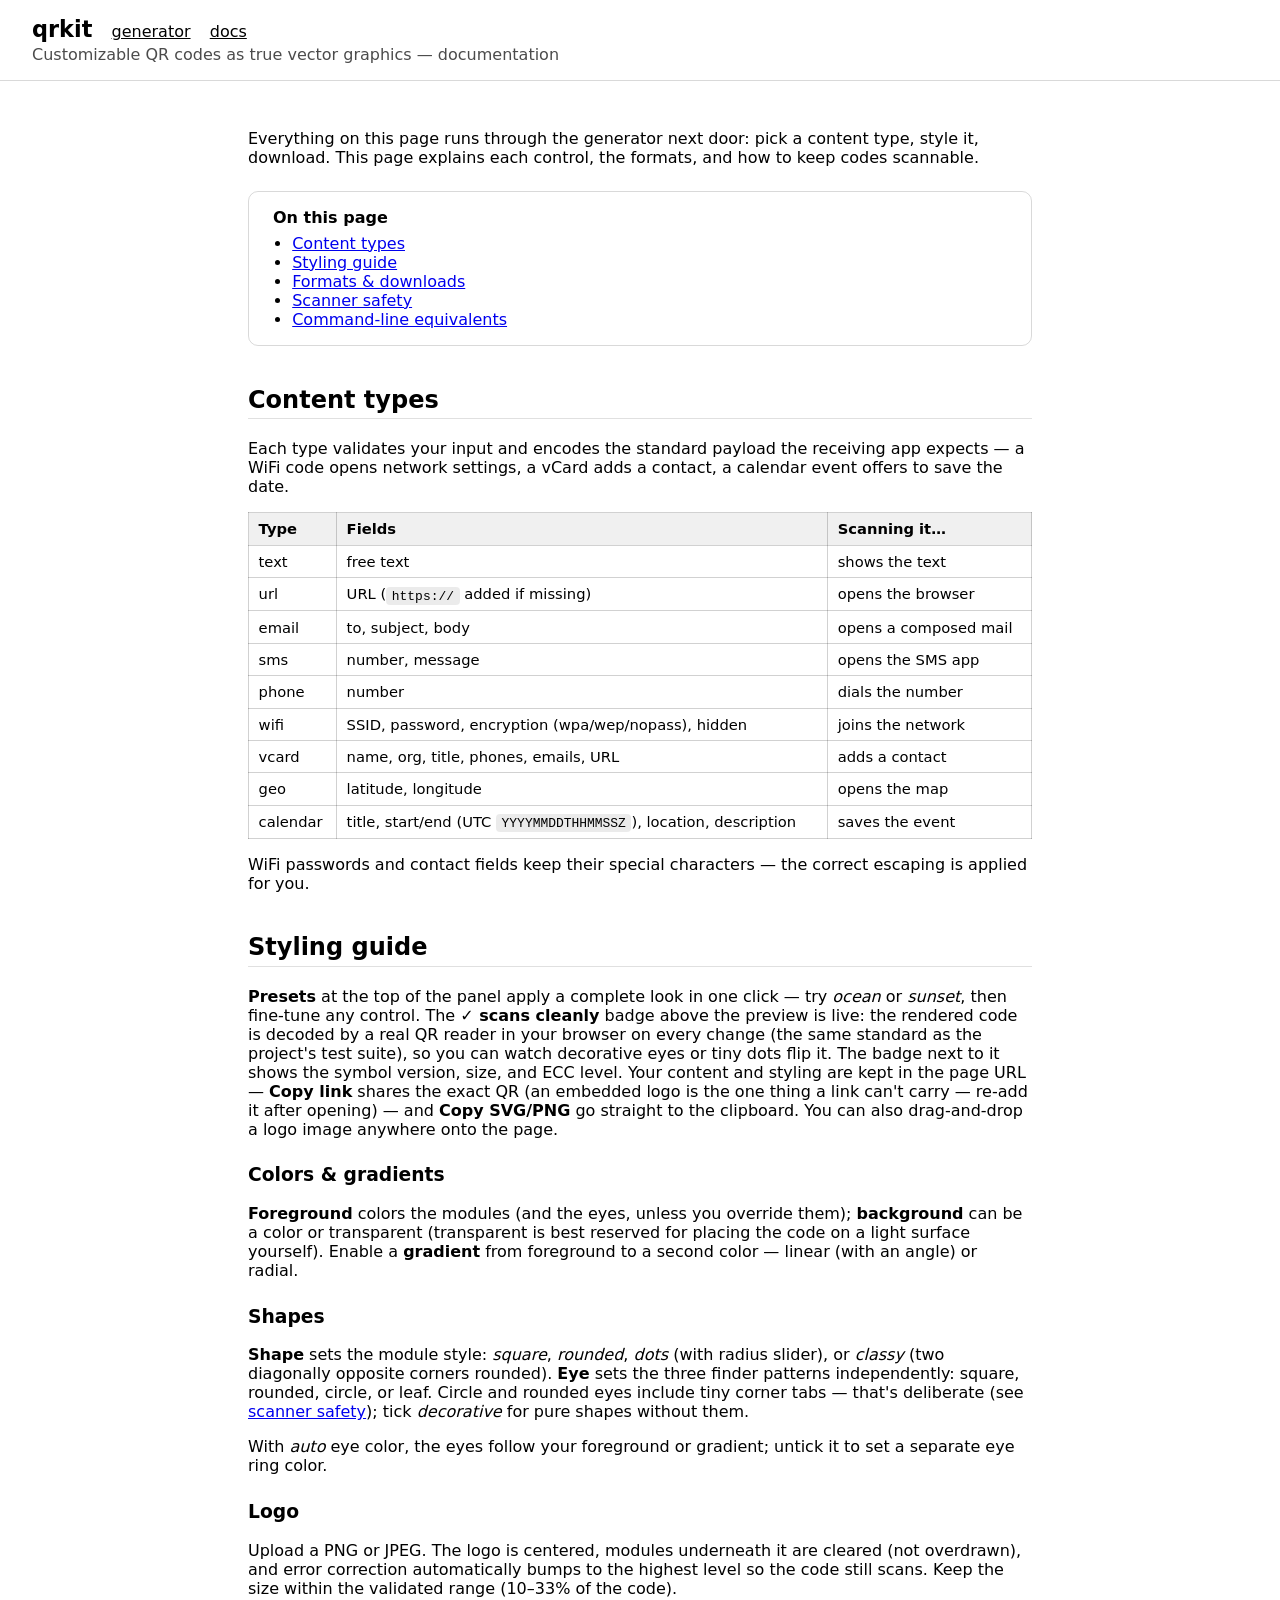
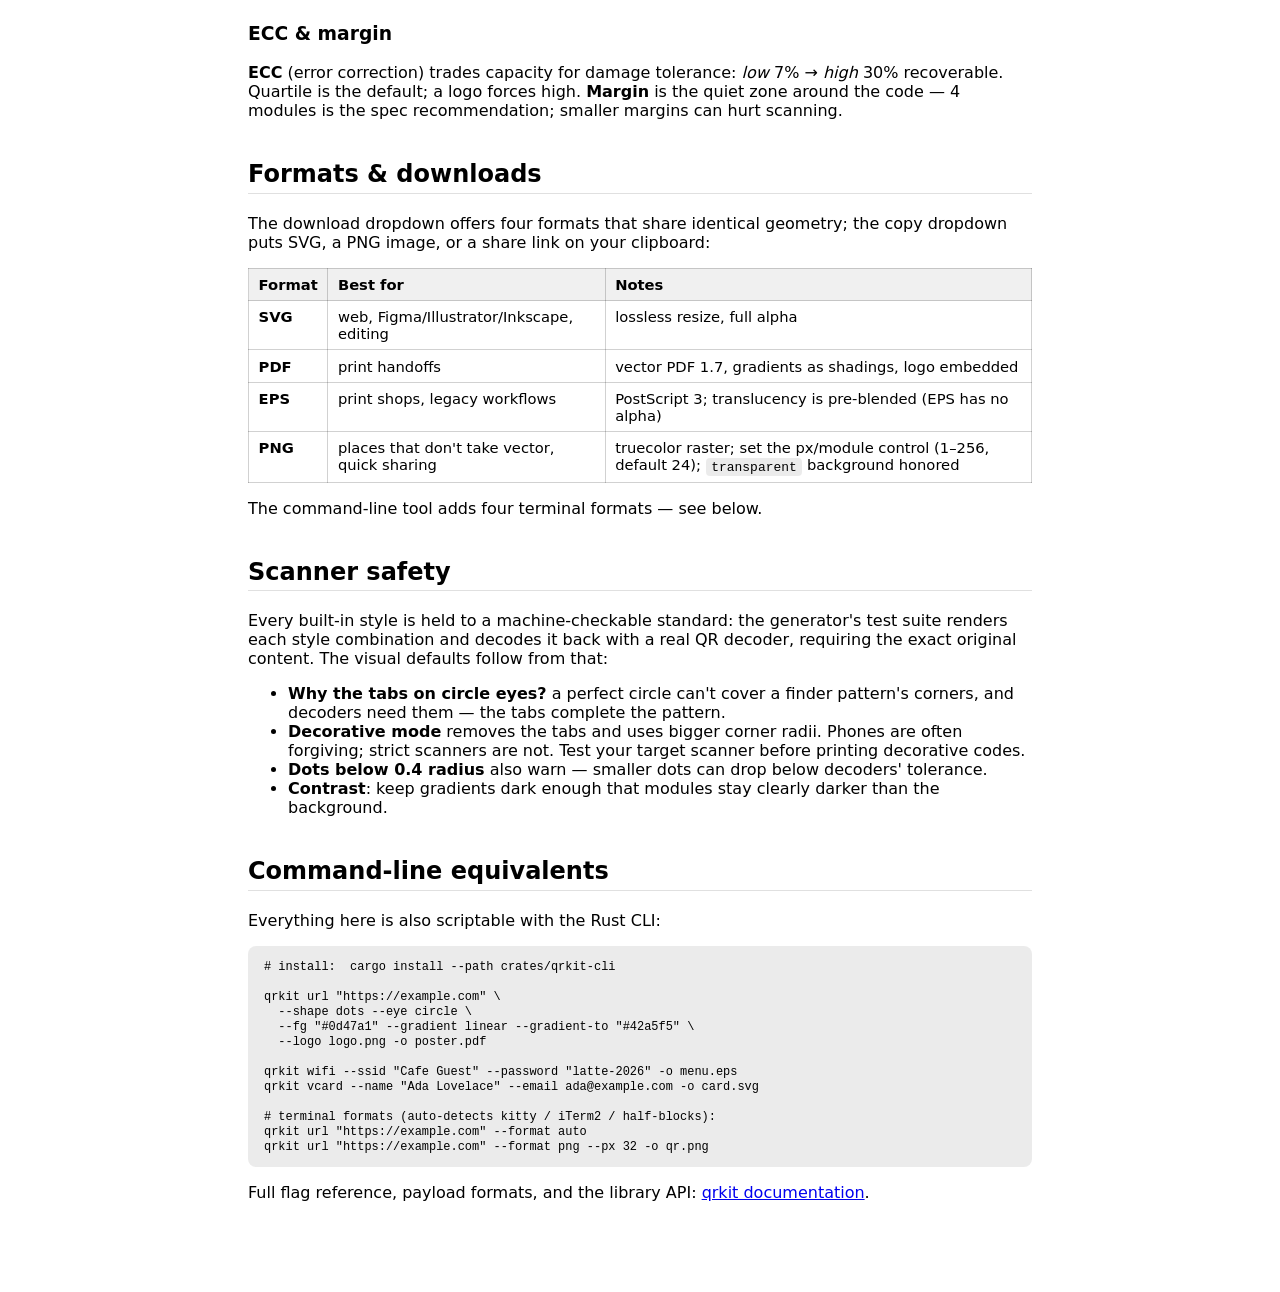
<file: web/docs.html>
<!doctype html>
<html lang="en">
<head>
<meta charset="utf-8"/>
<meta name="viewport" content="width=device-width, initial-scale=1"/>
<!-- Static page: only its own stylesheet may be applied, nothing may be
     embedded or submitted from here. -->
<meta http-equiv="Content-Security-Policy" content="default-src 'self'; script-src 'none'; style-src 'self'; img-src 'self' data:; object-src 'none'; base-uri 'none'; form-action 'none'"/>
<title>qrkit — documentation</title>
<link rel="icon" href="data:image/svg+xml,%3Csvg xmlns='http://www.w3.org/2000/svg' viewBox='0 0 8 8'%3E%3Crect width='8' height='8' fill='%23ffffff'/%3E%3Cpath d='M1 1h2v2H1zM5 1h2v2H5zM1 5h2v2H1zM5 5h1v1H5z' fill='%230d47a1'/%3E%3C/svg%3E"/>
<link rel="stylesheet" href="style.css"/>
<link rel="stylesheet" href="docs.css"/>
</head>
<body>
<header>
  <nav>
    <h1>qrkit</h1>
    <a href="index.html">generator</a>
    <a href="docs.html">docs</a>
  </nav>
  <p>Customizable QR codes as true vector graphics — documentation</p>
</header>
<main class="docs">
  <p>Everything on this page runs through the generator next door: pick a
  content type, style it, download. This page explains each control, the
  formats, and how to keep codes scannable.</p>

  <nav class="toc">
    <strong>On this page</strong>
    <ul>
      <li><a href="#content-types">Content types</a></li>
      <li><a href="#styling">Styling guide</a></li>
      <li><a href="#formats">Formats &amp; downloads</a></li>
      <li><a href="#scanner-safety">Scanner safety</a></li>
      <li><a href="#cli">Command-line equivalents</a></li>
    </ul>
  </nav>

  <h2 id="content-types">Content types</h2>
  <p>Each type validates your input and encodes the standard payload the
  receiving app expects — a WiFi code opens network settings, a vCard adds
  a contact, a calendar event offers to save the date.</p>
  <table>
    <tr><th>Type</th><th>Fields</th><th>Scanning it…</th></tr>
    <tr><td>text</td><td>free text</td><td>shows the text</td></tr>
    <tr><td>url</td><td>URL (<code>https://</code> added if missing)</td><td>opens the browser</td></tr>
    <tr><td>email</td><td>to, subject, body</td><td>opens a composed mail</td></tr>
    <tr><td>sms</td><td>number, message</td><td>opens the SMS app</td></tr>
    <tr><td>phone</td><td>number</td><td>dials the number</td></tr>
    <tr><td>wifi</td><td>SSID, password, encryption (wpa/wep/nopass), hidden</td><td>joins the network</td></tr>
    <tr><td>vcard</td><td>name, org, title, phones, emails, URL</td><td>adds a contact</td></tr>
    <tr><td>geo</td><td>latitude, longitude</td><td>opens the map</td></tr>
    <tr><td>calendar</td><td>title, start/end (UTC <code>YYYYMMDDTHHMMSSZ</code>), location, description</td><td>saves the event</td></tr>
  </table>
  <p>WiFi passwords and contact fields keep their special characters —
  the correct escaping is applied for you.</p>

  <h2 id="styling">Styling guide</h2>

  <p><strong>Presets</strong> at the top of the panel apply a complete look
  in one click — try <em>ocean</em> or <em>sunset</em>, then fine-tune any
  control. The <strong>✓ scans cleanly</strong> badge above the preview is
  live: the rendered code is decoded by a real QR reader in your browser on
  every change (the same standard as the project's test suite), so you can
  watch decorative eyes or tiny dots flip it. The badge next to it shows
  the symbol version, size, and ECC level. Your content and styling are
  kept in the page URL — <strong>Copy link</strong> shares the exact QR
  (an embedded logo is the one thing a link can't carry — re-add it after
  opening) — and <strong>Copy SVG/PNG</strong> go straight to the clipboard.
  You can also drag-and-drop a logo image anywhere onto the page.</p>

  <h3>Colors &amp; gradients</h3>
  <p><strong>Foreground</strong> colors the modules (and the eyes, unless
  you override them); <strong>background</strong> can be a color or
  transparent (transparent is best reserved for placing the code on a
  light surface yourself). Enable a <strong>gradient</strong> from
  foreground to a second color — linear (with an angle) or radial.</p>

  <h3>Shapes</h3>
  <p><strong>Shape</strong> sets the module style: <em>square</em>,
  <em>rounded</em>, <em>dots</em> (with radius slider), or <em>classy</em>
  (two diagonally opposite corners rounded). <strong>Eye</strong> sets the
  three finder patterns independently: square, rounded, circle, or leaf.
  Circle and rounded eyes include tiny corner tabs — that's deliberate
  (see <a href="#scanner-safety">scanner safety</a>); tick
  <em>decorative</em> for pure shapes without them.</p>
  <p>With <em>auto</em> eye color, the eyes follow your foreground or
  gradient; untick it to set a separate eye ring color.</p>

  <h3>Logo</h3>
  <p>Upload a PNG or JPEG. The logo is centered, modules underneath it are
  cleared (not overdrawn), and error correction automatically bumps to the
  highest level so the code still scans. Keep the size within the
  validated range (10–33% of the code).</p>

  <h3>ECC &amp; margin</h3>
  <p><strong>ECC</strong> (error correction) trades capacity for damage
  tolerance: <em>low</em> 7% → <em>high</em> 30% recoverable. Quartile is
  the default; a logo forces high. <strong>Margin</strong> is the quiet
  zone around the code — 4 modules is the spec recommendation; smaller
  margins can hurt scanning.</p>

  <h2 id="formats">Formats &amp; downloads</h2>
  <p>The download dropdown offers four formats that share identical
  geometry; the copy dropdown puts SVG, a PNG image, or a share link on
  your clipboard:</p>
  <table>
    <tr><th>Format</th><th>Best for</th><th>Notes</th></tr>
    <tr><td><strong>SVG</strong></td><td>web, Figma/Illustrator/Inkscape, editing</td><td>lossless resize, full alpha</td></tr>
    <tr><td><strong>PDF</strong></td><td>print handoffs</td><td>vector PDF 1.7, gradients as shadings, logo embedded</td></tr>
    <tr><td><strong>EPS</strong></td><td>print shops, legacy workflows</td><td>PostScript 3; translucency is pre-blended (EPS has no alpha)</td></tr>
    <tr><td><strong>PNG</strong></td><td>places that don't take vector, quick sharing</td><td>truecolor raster; set the px/module control (1–256, default 24); <code>transparent</code> background honored</td></tr>
  </table>
  <p>The command-line tool adds four terminal formats — see below.</p>

  <h2 id="scanner-safety">Scanner safety</h2>
  <p>Every built-in style is held to a machine-checkable standard: the
  generator's test suite renders each style combination and decodes it
  back with a real QR decoder, requiring the exact original content. The
  visual defaults follow from that:</p>
  <ul>
    <li><strong>Why the tabs on circle eyes?</strong> a perfect circle
    can't cover a finder pattern's corners, and decoders need them — the
    tabs complete the pattern.</li>
    <li><strong>Decorative mode</strong> removes the tabs and uses bigger
    corner radii. Phones are often forgiving; strict scanners are not.
    Test your target scanner before printing decorative codes.</li>
    <li><strong>Dots below 0.4 radius</strong> also warn — smaller dots
    can drop below decoders' tolerance.</li>
    <li><strong>Contrast</strong>: keep gradients dark enough that modules
    stay clearly darker than the background.</li>
  </ul>

  <h2 id="cli">Command-line equivalents</h2>
  <p>Everything here is also scriptable with the Rust CLI:</p>
  <pre><code># install:  cargo install --path crates/qrkit-cli

qrkit url "https://example.com" \
  --shape dots --eye circle \
  --fg "#0d47a1" --gradient linear --gradient-to "#42a5f5" \
  --logo logo.png -o poster.pdf

qrkit wifi --ssid "Cafe Guest" --password "latte-2026" -o menu.eps
qrkit vcard --name "Ada Lovelace" --email ada@example.com -o card.svg

# terminal formats (auto-detects kitty / iTerm2 / half-blocks):
qrkit url "https://example.com" --format auto
qrkit url "https://example.com" --format png --px 32 -o qr.png</code></pre>
  <p>Full flag reference, payload formats, and the library API:
  <a href="https://github.com/gregnazario/qrcode/tree/main/docs">qrkit documentation</a>.</p>
</main>
</body>
</html>
</file>
<file: web/style.css>
:root { color-scheme: light dark; }
* { box-sizing: border-box; }
body { margin: 0; font-family: system-ui, sans-serif; }
header { padding: 1rem 2rem; border-bottom: 1px solid color-mix(in srgb, currentColor 15%, transparent); }
header nav { display: flex; gap: 1.2rem; align-items: baseline; }
header nav a { color: inherit; }
header h1 { margin: 0; font-size: 1.4rem; }
header p { margin: 0.2rem 0 0; opacity: 0.7; }
main { display: grid; grid-template-columns: minmax(320px, 480px) 1fr; gap: 2rem; padding: 2rem; }
#panel label { display: block; margin: 0.5rem 0; font-size: 0.9rem; }
#panel input:not([type="checkbox"]):not([type="file"]),
#panel select, #panel textarea { width: 100%; padding: 0.4rem; margin-top: 0.2rem; }
.row { display: flex; gap: 0.8rem; }
.row label { flex: 1; }
.check { display: flex; align-items: center; gap: 0.4rem; }
fieldset { margin-top: 1rem; border-radius: 8px; }
#qr svg { width: min(100%, 520px); height: auto; border-radius: 8px; }
#warnings .warn { color: #b45309; overflow-wrap: anywhere; }
#warnings .error { color: #b91c1c; overflow-wrap: anywhere; }
.presets-heading { margin-bottom: 0.4rem; }
#presets { flex-wrap: wrap; }

/* live badges above the preview */
#badges { display: flex; gap: 0.6rem; align-items: center; min-height: 1.7rem; }
#badges span { font-size: 0.85rem; padding: 0.15rem 0.7rem; border-radius: 999px; }
#scan-badge.ok { background: color-mix(in srgb, #15803d 15%, transparent); color: #15803d; }
#scan-badge.bad { background: color-mix(in srgb, #b91c1c 15%, transparent); color: #b91c1c; }
#scan-badge.pending { opacity: 0.6; }
#info-badge { opacity: 0.65; font-variant-numeric: tabular-nums; }

#downloads { margin-top: 1rem; display: flex; gap: 0.6rem; flex-wrap: wrap; align-items: end; }
#downloads .dl-group { display: flex; flex-direction: column; font-size: 0.8rem; gap: 0.25rem; }
#downloads .dl-group select { padding: 0.45rem; }
#downloads .check { align-self: end; padding-bottom: 0.45rem; }
#px-per-module { width: 4.5rem; }
button { padding: 0.5rem 1rem; border-radius: 6px; cursor: pointer; }
button.preset { padding: 0.3rem 0.8rem; font-size: 0.85rem; text-transform: capitalize; }
@media (max-width: 800px) { main { grid-template-columns: 1fr; } }
</file>
<file: web/docs.css>
/* Documentation page (docs.html). */
main.docs { display: block; max-width: 52rem; margin: 0 auto; padding: 2rem 1.5rem 4rem; }
main.docs nav.toc { border: 1px solid color-mix(in srgb, currentColor 15%, transparent);
  border-radius: 10px; padding: 1rem 1.5rem; margin: 1.5rem 0; }
main.docs nav.toc ul { margin: 0.4rem 0 0; padding-left: 1.2rem; }
main.docs h2 { margin-top: 2.5rem; border-bottom: 1px solid color-mix(in srgb, currentColor 12%, transparent); padding-bottom: 0.3rem; }
main.docs h3 { margin-top: 1.6rem; }
main.docs table { border-collapse: collapse; width: 100%; margin: 1rem 0; font-size: 0.92rem; }
main.docs th, main.docs td { border: 1px solid color-mix(in srgb, currentColor 18%, transparent);
  padding: 0.45rem 0.6rem; text-align: left; vertical-align: top; }
main.docs th { background: color-mix(in srgb, currentColor 6%, transparent); }
main.docs code { background: color-mix(in srgb, currentColor 8%, transparent);
  border-radius: 4px; padding: 0.1rem 0.35rem; font-size: 0.88em; }
main.docs pre { background: color-mix(in srgb, currentColor 8%, transparent);
  border-radius: 8px; padding: 0.8rem 1rem; overflow-x: auto; font-size: 0.85rem; }
main.docs pre code { background: none; padding: 0; }
</file>
